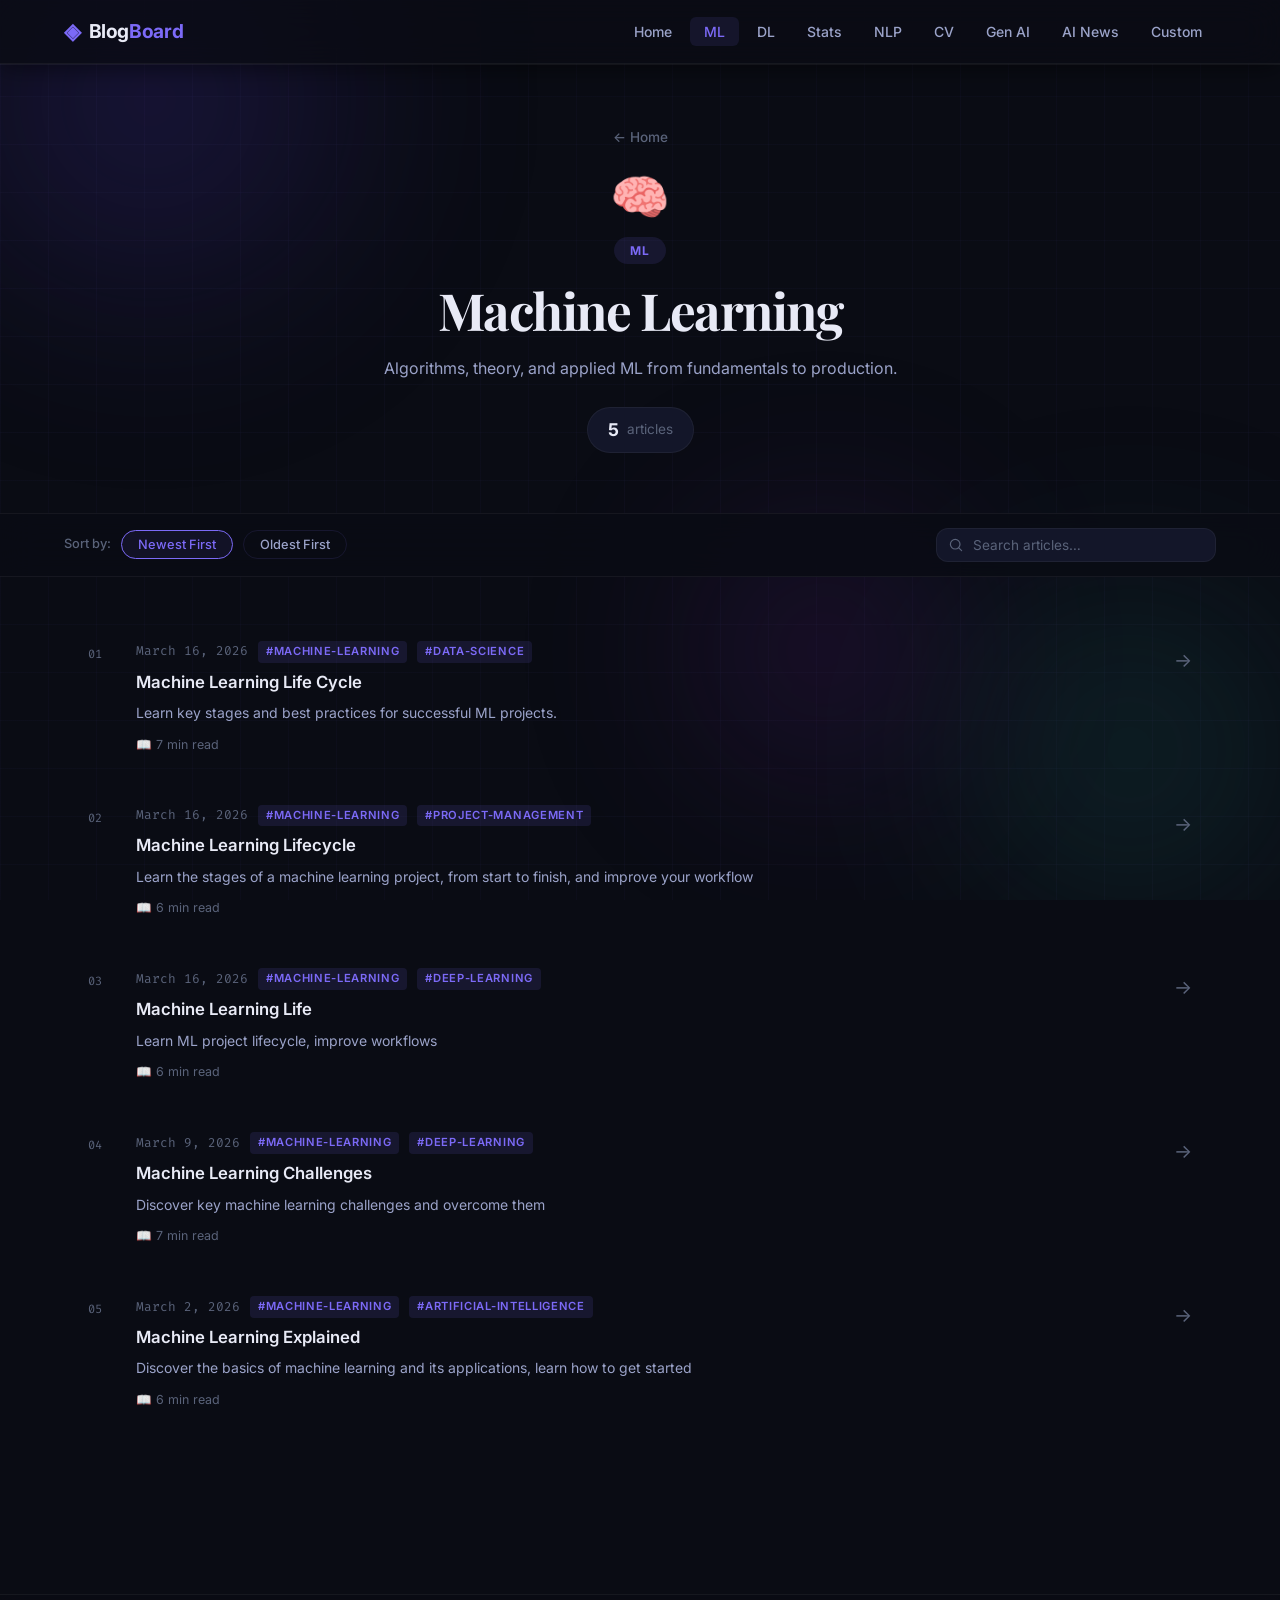
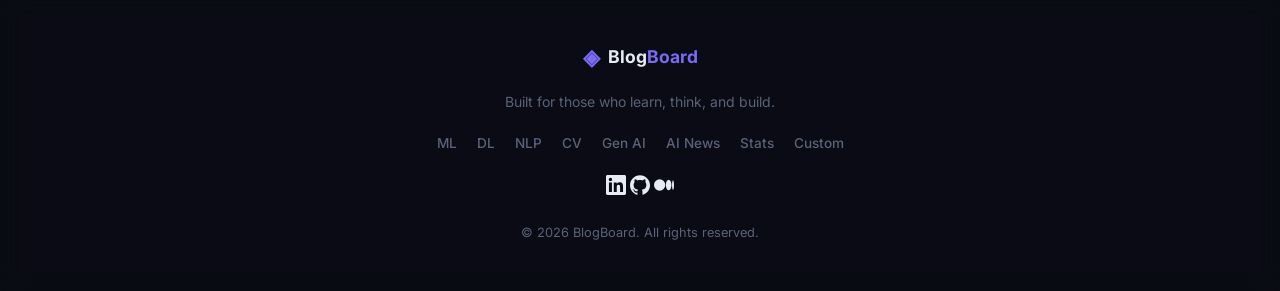
<file: frontend/category.html>
<!DOCTYPE html>
<html lang="en">

<head>
    <meta charset="UTF-8" />
    <meta name="viewport" content="width=device-width, initial-scale=1.0" />
    <title>Category — BlogBoard</title>
    <meta name="description" content="Browse all articles in this category." />
    <link rel="preconnect" href="https://fonts.googleapis.com" />
    <link rel="preconnect" href="https://fonts.gstatic.com" crossorigin />
    <link
        href="https://fonts.googleapis.com/css2?family=Inter:wght@300;400;500;600;700&family=Fira+Code:wght@400;500&family=Playfair+Display:wght@700;800&display=swap"
        rel="stylesheet" />
    <link rel="stylesheet" href="css/main.css" />
    <link rel="stylesheet" href="css/category.css" />
    <link rel="icon" type="image/svg+xml" href="favicon.svg" />
</head>

<body>
    <!-- Ambient Background -->
    <div class="ambient-bg">
        <div class="orb orb-1"></div>
        <div class="orb orb-2"></div>
        <div class="orb orb-3"></div>
        <div class="grid-overlay"></div>
    </div>

    <!-- Navigation -->
    <nav class="navbar" id="navbar">
        <div class="nav-inner">
            <a href="index.html" class="nav-logo">
                <span class="logo-icon">◈</span>
                <span class="logo-text">Blog<span class="logo-accent">Board</span></span>
            </a>
            <ul class="nav-links" id="navLinks">
                <li><a href="index.html" class="nav-link">Home</a></li>
                <li><a href="category.html#cat=ml" class="nav-link" data-cat="ml">ML</a></li>
                <li><a href="category.html#cat=dl" class="nav-link" data-cat="dl">DL</a></li>
                <li><a href="category.html#cat=statistics" class="nav-link" data-cat="statistics">Stats</a></li>
                <li><a href="category.html#cat=nlp" class="nav-link" data-cat="nlp">NLP</a></li>
                <li><a href="category.html#cat=cv" class="nav-link" data-cat="cv">CV</a></li>
                <li><a href="category.html#cat=genai" class="nav-link" data-cat="genai">Gen AI</a></li>
                <li><a href="category.html#cat=ainews" class="nav-link" data-cat="ainews">AI News</a></li>
                <li><a href="category.html#cat=custom" class="nav-link" data-cat="custom">Custom</a></li>
            </ul>
            <button class="hamburger" id="hamburger" aria-label="Menu">
                <span></span><span></span><span></span>
            </button>
        </div>
    </nav>

    <!-- Category Hero -->
    <section class="cat-hero">
        <div class="cat-hero-inner">
            <a href="index.html" class="breadcrumb">← Home</a>
            <div class="cat-hero-icon" id="catHeroIcon"></div>
            <div class="cat-badge" id="catBadge"></div>
            <h1 class="cat-hero-title" id="catHeroTitle">Loading…</h1>
            <p class="cat-hero-desc" id="catHeroDesc"></p>
            <div class="cat-count-wrap">
                <span id="catPostCount" class="cat-count">0</span>
                <span class="cat-count-label">articles</span>
            </div>
            <div id="catScheduleBadge" class="cat-schedule-badge" style="display:none;"></div>
        </div>
    </section>

    <!-- Filter / Sort Bar -->
    <div class="filter-bar">
        <div class="filter-inner">
            <div class="filter-group">
                <span class="filter-label">Sort by:</span>
                <button class="filter-btn active" id="sortNewest" onclick="setSortOrder('newest')">Newest First</button>
                <button class="filter-btn" id="sortOldest" onclick="setSortOrder('oldest')">Oldest First</button>
            </div>
            <div class="search-wrap">
                <svg viewBox="0 0 20 20" fill="none" class="search-icon">
                    <circle cx="9" cy="9" r="6" stroke="currentColor" stroke-width="1.5" />
                    <path d="M13.5 13.5 L17 17" stroke="currentColor" stroke-width="1.5" stroke-linecap="round" />
                </svg>
                <input type="text" id="searchInput" class="search-input" placeholder="Search articles…" />
            </div>
        </div>
    </div>

    <!-- Blog List -->
    <main class="blog-list-section">
        <div class="blog-list" id="blogList">
            <div class="loading-spinner">
                <div class="spinner"></div>
                <p>Loading articles…</p>
            </div>
        </div>
        <div class="empty-state hidden" id="emptyState">
            <div class="empty-icon">📭</div>
            <h3>No articles found</h3>
            <p>Try a different search term or check back later.</p>
        </div>
    </main>

    <!-- Footer -->
    <footer class="footer">
        <div class="footer-inner">
            <div class="footer-logo">
                <span class="logo-icon">◈</span>
                <span class="logo-text">Blog<span class="logo-accent">Board</span></span>
            </div>
            <p class="footer-sub">Built for those who learn, think, and build.</p>
            <div class="footer-cats">
                <a href="category.html#cat=ml">ML</a>
                <a href="category.html#cat=dl">DL</a>
                <a href="category.html#cat=nlp">NLP</a>
                <a href="category.html#cat=cv">CV</a>
                <a href="category.html#cat=genai">Gen AI</a>
                <a href="category.html#cat=ainews">AI News</a>
                <a href="category.html#cat=statistics">Stats</a>
                <a href="category.html#cat=custom">Custom</a>
            </div>
            <div class="footer-social">
                <a href="https://www.linkedin.com/in/ashant-kumar-21a0941a5/" target="_blank" rel="noopener" aria-label="LinkedIn"
                    class="social-link">
                    <svg viewBox="0 0 24 24" fill="currentColor" width="20" height="20">
                        <path
                            d="M20.447 20.452h-3.554v-5.569c0-1.328-.027-3.037-1.852-3.037-1.853 0-2.136 1.445-2.136 2.939v5.667H9.351V9h3.414v1.561h.046c.477-.9 1.637-1.85 3.37-1.85 3.601 0 4.267 2.37 4.267 5.455v6.286zM5.337 7.433a2.062 2.062 0 0 1-2.063-2.065 2.064 2.064 0 1 1 2.063 2.065zm1.782 13.019H3.555V9h3.564v11.452zM22.225 0H1.771C.792 0 0 .774 0 1.729v20.542C0 23.227.792 24 1.771 24h20.451C23.2 24 24 23.227 24 22.271V1.729C24 .774 23.2 0 22.222 0h.003z" />
                    </svg>
                </a>
                <a href="https://github.com/ashantfet" target="_blank" rel="noopener" aria-label="GitHub"
                    class="social-link">
                    <svg viewBox="0 0 24 24" fill="currentColor" width="20" height="20">
                        <path
                            d="M12 .297c-6.63 0-12 5.373-12 12 0 5.303 3.438 9.8 8.205 11.385.6.113.82-.258.82-.577 0-.285-.01-1.04-.015-2.04-3.338.724-4.042-1.61-4.042-1.61C4.422 18.07 3.633 17.7 3.633 17.7c-1.087-.744.084-.729.084-.729 1.205.084 1.838 1.236 1.838 1.236 1.07 1.835 2.809 1.305 3.495.998.108-.776.417-1.305.76-1.605-2.665-.3-5.466-1.332-5.466-5.93 0-1.31.465-2.38 1.235-3.22-.135-.303-.54-1.523.105-3.176 0 0 1.005-.322 3.3 1.23.96-.267 1.98-.399 3-.405 1.02.006 2.04.138 3 .405 2.28-1.552 3.285-1.23 3.285-1.23.645 1.653.24 2.873.12 3.176.765.84 1.23 1.91 1.23 3.22 0 4.61-2.805 5.625-5.475 5.92.42.36.81 1.096.81 2.22 0 1.606-.015 2.896-.015 3.286 0 .315.21.69.825.57C20.565 22.092 24 17.592 24 12.297c0-6.627-5.373-12-12-12" />
                    </svg>
                </a>
                <a href="https://medium.com/@mhemakalyan" target="_blank" rel="noopener" aria-label="Medium"
                    class="social-link">
                    <svg viewBox="0 0 24 24" fill="currentColor" width="20" height="20">
                        <path
                            d="M13.54 12a6.8 6.8 0 01-6.77 6.82A6.8 6.8 0 010 12a6.8 6.8 0 016.77-6.82A6.8 6.8 0 0113.54 12zM20.96 12c0 3.54-1.51 6.42-3.38 6.42-1.87 0-3.39-2.88-3.39-6.42s1.52-6.42 3.39-6.42 3.38 2.88 3.38 6.42M24 12c0 3.17-.53 5.75-1.19 5.75-.66 0-1.19-2.58-1.19-5.75s.53-5.75 1.19-5.75C23.47 6.25 24 8.83 24 12z" />
                    </svg>
                </a>
            </div>
            <p class="footer-copy">© 2026 BlogBoard. All rights reserved.</p>
        </div>
    </footer>

    <script src="js/blogs-data.js"></script>
    <script src="js/category.js"></script>
</body>

</html>
</file>
<file: frontend/css/main.css>
/* ===================================================
   MAIN.CSS — Shared design system for BlogBoard
   Theme: Deep Midnight — Studying & Reading Optimized
   =================================================== */

:root {
  /* Core Palette — Low-blue, eye-comfortable dark */
  --bg-deep: #0a0c14;
  --bg-surface: #0f1120;
  --bg-card: #131629;
  --bg-card-hover: #181d35;
  --bg-elevated: #1c2240;

  /* Accent Colors */
  --accent-primary: #7c6af7;
  --accent-primary-glow: rgba(124, 106, 247, 0.25);
  --accent-secondary: #4fc8b8;
  --accent-tertiary: #f7b96a;
  --accent-danger: #f76a6a;

  /* Text */
  --text-primary: #e8eaf6;
  --text-secondary: #9ba3c9;
  --text-muted: #5a637a;
  --text-accent: #a89cf7;

  /* Category Accent Colors */
  --cat-ml: #7c6af7;
  --cat-dl: #4fc8b8;
  --cat-nlp: #f7b96a;
  --cat-cv: #f76a6a;
  --cat-genai: #d06af7;
  --cat-ainews: #6ab4f7;

  /* Borders */
  --border: rgba(124, 106, 247, 0.12);
  --border-hover: rgba(124, 106, 247, 0.35);
  --border-card: rgba(255, 255, 255, 0.05);

  /* Typography */
  --font-sans: 'Inter', -apple-system, sans-serif;
  --font-serif: 'Playfair Display', Georgia, serif;
  --font-mono: 'Fira Code', 'Courier New', monospace;

  /* Spacing */
  --nav-height: 64px;
  --max-width: 1200px;
  --radius-sm: 6px;
  --radius-md: 12px;
  --radius-lg: 20px;
  --radius-xl: 28px;

  /* Shadows */
  --shadow-card: 0 4px 24px rgba(0,0,0,0.4), 0 1px 4px rgba(0,0,0,0.2);
  --shadow-glow: 0 0 40px rgba(124, 106, 247, 0.15);
  --shadow-nav: 0 1px 0 rgba(255,255,255,0.05), 0 4px 24px rgba(0,0,0,0.5);

  /* Transitions */
  --trans-fast: 0.15s ease;
  --trans-base: 0.25s ease;
  --trans-slow: 0.4s cubic-bezier(0.4, 0, 0.2, 1);
}

/* ── Reset & Base ── */
*, *::before, *::after {
  box-sizing: border-box;
  margin: 0;
  padding: 0;
}

html {
  scroll-behavior: smooth;
  font-size: 16px;
}

body {
  background: var(--bg-deep);
  color: var(--text-primary);
  font-family: var(--font-sans);
  line-height: 1.6;
  min-height: 100vh;
  overflow-x: hidden;
  -webkit-font-smoothing: antialiased;
}

a {
  color: inherit;
  text-decoration: none;
}

img {
  max-width: 100%;
  display: block;
}

/* ── Ambient Background ── */
.ambient-bg {
  position: fixed;
  inset: 0;
  z-index: 0;
  pointer-events: none;
  overflow: hidden;
}

.orb {
  position: absolute;
  border-radius: 50%;
  filter: blur(80px);
  opacity: 0.35;
  animation: orbDrift 20s ease-in-out infinite;
}

.orb-1 {
  width: 600px;
  height: 600px;
  background: radial-gradient(circle, #3b2a8f 0%, transparent 70%);
  top: -200px;
  left: -150px;
  animation-delay: 0s;
}

.orb-2 {
  width: 500px;
  height: 500px;
  background: radial-gradient(circle, #1a5555 0%, transparent 70%);
  bottom: -100px;
  right: -100px;
  animation-delay: -7s;
}

.orb-3 {
  width: 400px;
  height: 400px;
  background: radial-gradient(circle, #4a1a6e 0%, transparent 70%);
  top: 50%;
  right: 20%;
  animation-delay: -14s;
}

@keyframes orbDrift {
  0%, 100% { transform: translate(0, 0) scale(1); }
  33% { transform: translate(30px, -30px) scale(1.05); }
  66% { transform: translate(-20px, 20px) scale(0.95); }
}

.grid-overlay {
  position: absolute;
  inset: 0;
  background-image:
    linear-gradient(rgba(124, 106, 247, 0.03) 1px, transparent 1px),
    linear-gradient(90deg, rgba(124, 106, 247, 0.03) 1px, transparent 1px);
  background-size: 48px 48px;
}

#particleCanvas {
  position: absolute;
  inset: 0;
  width: 100%;
  height: 100%;
}

/* ── Navigation ── */
.navbar {
  position: fixed;
  top: 0;
  left: 0;
  right: 0;
  z-index: 1000;
  height: var(--nav-height);
  background: rgba(10, 12, 20, 0.8);
  backdrop-filter: blur(20px);
  -webkit-backdrop-filter: blur(20px);
  border-bottom: 1px solid var(--border-card);
  box-shadow: var(--shadow-nav);
  transition: background var(--trans-base);
}

.navbar.scrolled {
  background: rgba(10, 12, 20, 0.95);
}

.nav-inner {
  max-width: var(--max-width);
  margin: 0 auto;
  padding: 0 24px;
  height: 100%;
  display: flex;
  align-items: center;
  justify-content: space-between;
  gap: 24px;
}

.nav-logo {
  display: flex;
  align-items: center;
  gap: 8px;
  font-weight: 700;
  font-size: 1.2rem;
  letter-spacing: -0.02em;
  flex-shrink: 0;
}

.logo-icon {
  color: var(--accent-primary);
  font-size: 1.4rem;
  line-height: 1;
}

.logo-text {
  color: var(--text-primary);
}

.logo-accent {
  color: var(--accent-primary);
}

.nav-links {
  display: flex;
  list-style: none;
  gap: 4px;
  align-items: center;
}

.nav-link {
  padding: 6px 14px;
  border-radius: var(--radius-sm);
  font-size: 0.875rem;
  font-weight: 500;
  color: var(--text-secondary);
  transition: color var(--trans-fast), background var(--trans-fast);
}

.nav-link:hover,
.nav-link.active {
  color: var(--text-primary);
  background: rgba(124, 106, 247, 0.1);
}

.nav-link.active {
  color: var(--accent-primary);
}

/* Hamburger */
.hamburger {
  display: none;
  flex-direction: column;
  gap: 5px;
  background: none;
  border: none;
  cursor: pointer;
  padding: 4px;
}

.hamburger span {
  display: block;
  width: 22px;
  height: 2px;
  background: var(--text-secondary);
  border-radius: 2px;
  transition: all var(--trans-base);
}

/* ── Buttons ── */
.btn-primary {
  display: inline-flex;
  align-items: center;
  gap: 8px;
  padding: 12px 28px;
  background: var(--accent-primary);
  color: white;
  font-weight: 600;
  font-size: 0.95rem;
  border-radius: var(--radius-md);
  border: none;
  cursor: pointer;
  transition: background var(--trans-fast), transform var(--trans-fast), box-shadow var(--trans-fast);
  box-shadow: 0 4px 20px rgba(124, 106, 247, 0.35);
}

.btn-primary:hover {
  background: #9178ff;
  transform: translateY(-1px);
  box-shadow: 0 8px 28px rgba(124, 106, 247, 0.45);
}

.btn-ghost {
  display: inline-flex;
  align-items: center;
  gap: 6px;
  padding: 12px 24px;
  background: transparent;
  color: var(--text-secondary);
  font-weight: 500;
  font-size: 0.95rem;
  border-radius: var(--radius-md);
  border: 1px solid var(--border);
  cursor: pointer;
  transition: color var(--trans-fast), border-color var(--trans-fast), background var(--trans-fast);
}

.btn-ghost:hover {
  color: var(--text-primary);
  border-color: var(--border-hover);
  background: rgba(124, 106, 247, 0.06);
}

.btn-ghost-sm {
  display: inline-flex;
  align-items: center;
  gap: 6px;
  padding: 8px 18px;
  background: transparent;
  color: var(--text-secondary);
  font-weight: 500;
  font-size: 0.85rem;
  border-radius: var(--radius-sm);
  border: 1px solid var(--border);
  cursor: pointer;
  transition: all var(--trans-fast);
}

.btn-ghost-sm:hover {
  color: var(--accent-primary);
  border-color: var(--border-hover);
}

/* ── Section Shared ── */
.section-header {
  text-align: center;
  margin-bottom: 56px;
}

.section-tag {
  display: inline-block;
  padding: 4px 14px;
  background: rgba(124, 106, 247, 0.12);
  color: var(--accent-primary);
  border-radius: 999px;
  font-size: 0.75rem;
  font-weight: 600;
  letter-spacing: 0.08em;
  text-transform: uppercase;
  margin-bottom: 12px;
}

.section-title {
  font-family: var(--font-serif);
  font-size: clamp(2rem, 4vw, 2.8rem);
  color: var(--text-primary);
  line-height: 1.2;
  letter-spacing: -0.02em;
  margin-bottom: 12px;
}

.section-sub {
  font-size: 1rem;
  color: var(--text-secondary);
  max-width: 560px;
  margin: 0 auto;
  line-height: 1.7;
}

/* ── Gradient Text ── */
.gradient-text {
  background: linear-gradient(135deg, var(--accent-primary), var(--accent-secondary));
  -webkit-background-clip: text;
  -webkit-text-fill-color: transparent;
  background-clip: text;
}

/* ── Loading Spinner ── */
.loading-spinner {
  display: flex;
  flex-direction: column;
  align-items: center;
  gap: 16px;
  padding: 60px 20px;
  color: var(--text-muted);
  font-size: 0.9rem;
}

.spinner {
  width: 36px;
  height: 36px;
  border: 3px solid rgba(124, 106, 247, 0.15);
  border-top-color: var(--accent-primary);
  border-radius: 50%;
  animation: spin 0.8s linear infinite;
}

@keyframes spin {
  to { transform: rotate(360deg); }
}

/* ── Footer ── */
.footer {
  position: relative;
  z-index: 10;
  margin-top: 80px;
  border-top: 1px solid var(--border-card);
  background: rgba(10, 12, 20, 0.8);
  backdrop-filter: blur(12px);
}

.footer-inner {
  max-width: var(--max-width);
  margin: 0 auto;
  padding: 48px 24px;
  display: flex;
  flex-direction: column;
  align-items: center;
  gap: 20px;
  text-align: center;
}

.footer-logo {
  display: flex;
  align-items: center;
  gap: 8px;
  font-weight: 700;
  font-size: 1.1rem;
}

.footer-sub {
  color: var(--text-muted);
  font-size: 0.875rem;
}

.footer-cats {
  display: flex;
  gap: 20px;
  flex-wrap: wrap;
  justify-content: center;
}

.footer-cats a {
  color: var(--text-muted);
  font-size: 0.85rem;
  font-weight: 500;
  transition: color var(--trans-fast);
}

.footer-cats a:hover {
  color: var(--accent-primary);
}

.footer-copy {
  color: var(--text-muted);
  font-size: 0.8rem;
}

/* ── Category Color Accents ── */
.accent-ml { --cat-color: var(--cat-ml); }
.accent-dl { --cat-color: var(--cat-dl); }
.accent-nlp { --cat-color: var(--cat-nlp); }
.accent-cv { --cat-color: var(--cat-cv); }
.accent-genai { --cat-color: var(--cat-genai); }
.accent-ainews { --cat-color: var(--cat-ainews); }

/* ── Utility ── */
.hidden { display: none !important; }

/* ── Responsive ── */
@media (max-width: 768px) {
  .nav-links {
    display: none;
    position: fixed;
    top: var(--nav-height);
    left: 0;
    right: 0;
    background: rgba(10, 12, 20, 0.98);
    backdrop-filter: blur(20px);
    flex-direction: column;
    padding: 20px 24px;
    gap: 4px;
    border-bottom: 1px solid var(--border-card);
  }

  .nav-links.open {
    display: flex;
  }

  .nav-link {
    padding: 10px 14px;
    width: 100%;
  }

  .hamburger {
    display: flex;
  }

  .hamburger.open span:nth-child(1) { transform: rotate(45deg) translate(5px, 5px); }
  .hamburger.open span:nth-child(2) { opacity: 0; }
  .hamburger.open span:nth-child(3) { transform: rotate(-45deg) translate(5px, -5px); }
}
</file>
<file: frontend/css/category.css>
/* ===================================================
   CATEGORY.CSS — Category listing page styles
   =================================================== */

/* ── Category Hero ── */
.cat-hero {
    position: relative;
    z-index: 10;
    padding: calc(var(--nav-height) + 60px) 24px 60px;
    text-align: center;
}

.cat-hero-inner {
    max-width: 680px;
    margin: 0 auto;
}

.breadcrumb {
    display: inline-flex;
    align-items: center;
    gap: 6px;
    color: var(--text-muted);
    font-size: 0.85rem;
    font-weight: 500;
    margin-bottom: 24px;
    transition: color var(--trans-fast);
}

.breadcrumb:hover {
    color: var(--accent-primary);
}

.cat-hero-icon {
    font-size: 3rem;
    margin-bottom: 16px;
    line-height: 1;
}

.cat-badge {
    display: inline-block;
    padding: 4px 16px;
    border-radius: 999px;
    font-size: 0.75rem;
    font-weight: 700;
    letter-spacing: 0.08em;
    text-transform: uppercase;
    margin-bottom: 16px;
}

.cat-hero-title {
    font-family: var(--font-serif);
    font-size: clamp(2rem, 5vw, 3.2rem);
    color: var(--text-primary);
    letter-spacing: -0.03em;
    line-height: 1.2;
    margin-bottom: 14px;
}

.cat-hero-desc {
    font-size: 1rem;
    color: var(--text-secondary);
    line-height: 1.7;
    margin-bottom: 24px;
}

.cat-count-wrap {
    display: inline-flex;
    align-items: center;
    gap: 8px;
    padding: 8px 20px;
    background: var(--bg-card);
    border: 1px solid var(--border-card);
    border-radius: 999px;
}

.cat-count {
    font-size: 1.1rem;
    font-weight: 700;
    color: var(--text-primary);
}

.cat-count-label {
    font-size: 0.85rem;
    color: var(--text-muted);
}

/* ── Filter Bar ── */
.filter-bar {
    position: sticky;
    top: var(--nav-height);
    z-index: 100;
    background: rgba(10, 12, 20, 0.85);
    backdrop-filter: blur(16px);
    border-bottom: 1px solid var(--border-card);
    border-top: 1px solid var(--border-card);
}

.filter-inner {
    max-width: var(--max-width);
    margin: 0 auto;
    padding: 14px 24px;
    display: flex;
    align-items: center;
    justify-content: space-between;
    gap: 16px;
    flex-wrap: wrap;
}

.filter-group {
    display: flex;
    align-items: center;
    gap: 10px;
}

.filter-label {
    font-size: 0.8rem;
    color: var(--text-muted);
    font-weight: 500;
}

.filter-btn {
    padding: 6px 16px;
    border-radius: 999px;
    border: 1px solid var(--border);
    background: transparent;
    color: var(--text-secondary);
    font-size: 0.8rem;
    font-weight: 500;
    cursor: pointer;
    font-family: var(--font-sans);
    transition: all var(--trans-fast);
}

.filter-btn.active,
.filter-btn:hover {
    border-color: var(--accent-primary);
    color: var(--accent-primary);
    background: rgba(124, 106, 247, 0.08);
}

.search-wrap {
    position: relative;
    flex: 0 1 280px;
}

.search-icon {
    position: absolute;
    left: 12px;
    top: 50%;
    transform: translateY(-50%);
    width: 16px;
    height: 16px;
    color: var(--text-muted);
    pointer-events: none;
}

.search-input {
    width: 100%;
    padding: 8px 14px 8px 36px;
    background: var(--bg-card);
    border: 1px solid var(--border-card);
    border-radius: var(--radius-md);
    color: var(--text-primary);
    font-size: 0.85rem;
    font-family: var(--font-sans);
    outline: none;
    transition: border-color var(--trans-fast);
}

.search-input::placeholder {
    color: var(--text-muted);
}

.search-input:focus {
    border-color: var(--accent-primary);
}

/* ── Blog List ── */
.blog-list-section {
    position: relative;
    z-index: 10;
    max-width: var(--max-width);
    margin: 0 auto;
    padding: 40px 24px 80px;
}

.blog-list {
    display: flex;
    flex-direction: column;
    gap: 2px;
}

/* Blog List Item */
.blog-item {
    display: flex;
    align-items: flex-start;
    gap: 20px;
    padding: 24px;
    background: transparent;
    border-radius: var(--radius-md);
    transition: all var(--trans-base);
    cursor: pointer;
    text-decoration: none;
    color: inherit;
    position: relative;
}

.blog-item::before {
    content: '';
    position: absolute;
    left: 0;
    top: 0;
    bottom: 0;
    width: 2px;
    border-radius: 2px;
    background: var(--accent-primary);
    opacity: 0;
    transform: scaleY(0);
    transition: all var(--trans-base);
}

.blog-item:hover {
    background: var(--bg-card);
}

.blog-item:hover::before {
    opacity: 1;
    transform: scaleY(1);
}

.blog-item-num {
    font-family: var(--font-mono);
    font-size: 0.75rem;
    color: var(--text-muted);
    min-width: 28px;
    padding-top: 4px;
    flex-shrink: 0;
}

.blog-item-body {
    flex: 1;
    min-width: 0;
}

.blog-item-meta {
    display: flex;
    align-items: center;
    gap: 10px;
    margin-bottom: 8px;
    flex-wrap: wrap;
}

.blog-item-date {
    font-size: 0.8rem;
    font-family: var(--font-mono);
    color: var(--text-muted);
}

.blog-item-tag {
    font-size: 0.7rem;
    font-weight: 600;
    text-transform: uppercase;
    letter-spacing: 0.06em;
    padding: 2px 8px;
    border-radius: 4px;
}

.blog-item-title {
    font-size: 1.05rem;
    font-weight: 600;
    color: var(--text-primary);
    line-height: 1.4;
    margin-bottom: 8px;
    transition: color var(--trans-fast);
}

.blog-item:hover .blog-item-title {
    color: var(--accent-primary);
}

.blog-item-desc {
    font-size: 0.875rem;
    color: var(--text-secondary);
    line-height: 1.6;
    display: -webkit-box;
    -webkit-line-clamp: 2;
    -webkit-box-orient: vertical;
    overflow: hidden;
}

.blog-item-footer {
    display: flex;
    align-items: center;
    gap: 12px;
    margin-top: 10px;
}

.read-time {
    font-size: 0.78rem;
    color: var(--text-muted);
}

.blog-item-arrow {
    margin-left: auto;
    color: var(--text-muted);
    font-size: 1.2rem;
    flex-shrink: 0;
    transition: transform var(--trans-fast), color var(--trans-fast);
    padding-top: 4px;
}

.blog-item:hover .blog-item-arrow {
    transform: translateX(4px);
    color: var(--accent-primary);
}

/* ── Empty State ── */
.empty-state {
    text-align: center;
    padding: 80px 20px;
    color: var(--text-muted);
}

.empty-icon {
    font-size: 3rem;
    margin-bottom: 16px;
}

.empty-state h3 {
    font-size: 1.2rem;
    color: var(--text-secondary);
    margin-bottom: 8px;
}

.empty-state p {
    font-size: 0.9rem;
}

/* ── Category Color Themes ── */
.theme-ml .cat-badge {
    background: rgba(124, 106, 247, 0.15);
    color: var(--cat-ml);
}

.theme-dl .cat-badge {
    background: rgba(79, 200, 184, 0.15);
    color: var(--cat-dl);
}

.theme-nlp .cat-badge {
    background: rgba(247, 185, 106, 0.15);
    color: var(--cat-nlp);
}

.theme-cv .cat-badge {
    background: rgba(247, 106, 106, 0.15);
    color: var(--cat-cv);
}

.theme-genai .cat-badge {
    background: rgba(208, 106, 247, 0.15);
    color: var(--cat-genai);
}

.theme-ainews .cat-badge {
    background: rgba(106, 180, 247, 0.15);
    color: var(--cat-ainews);
}

.theme-ml .blog-item::before {
    background: var(--cat-ml);
}

.theme-dl .blog-item::before {
    background: var(--cat-dl);
}

.theme-nlp .blog-item::before {
    background: var(--cat-nlp);
}

.theme-cv .blog-item::before {
    background: var(--cat-cv);
}

.theme-genai .blog-item::before {
    background: var(--cat-genai);
}

.theme-ainews .blog-item::before {
    background: var(--cat-ainews);
}

/* ── Responsive ── */
@media (max-width: 640px) {
    .filter-inner {
        flex-direction: column;
        align-items: flex-start;
    }

    .search-wrap {
        flex: 1 1 100%;
    }

    .blog-item-num {
        display: none;
    }
}
</file>
